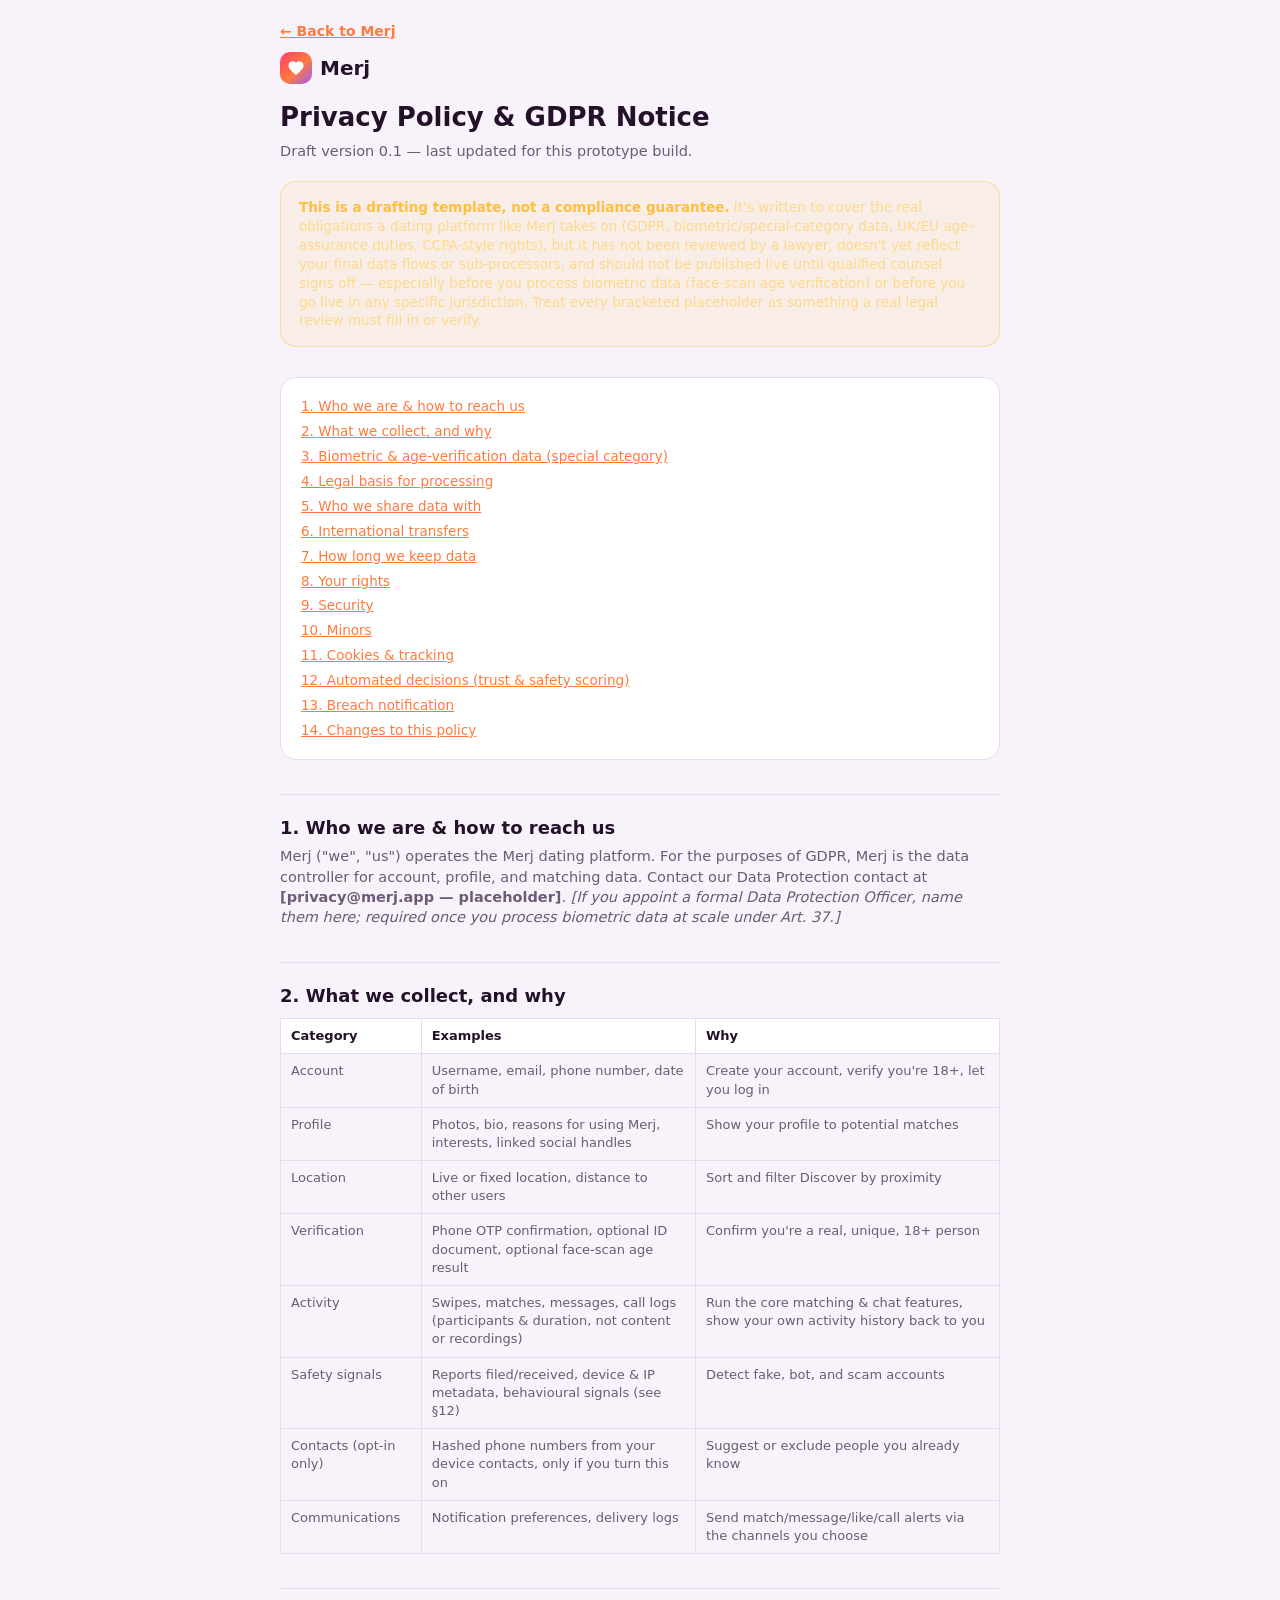
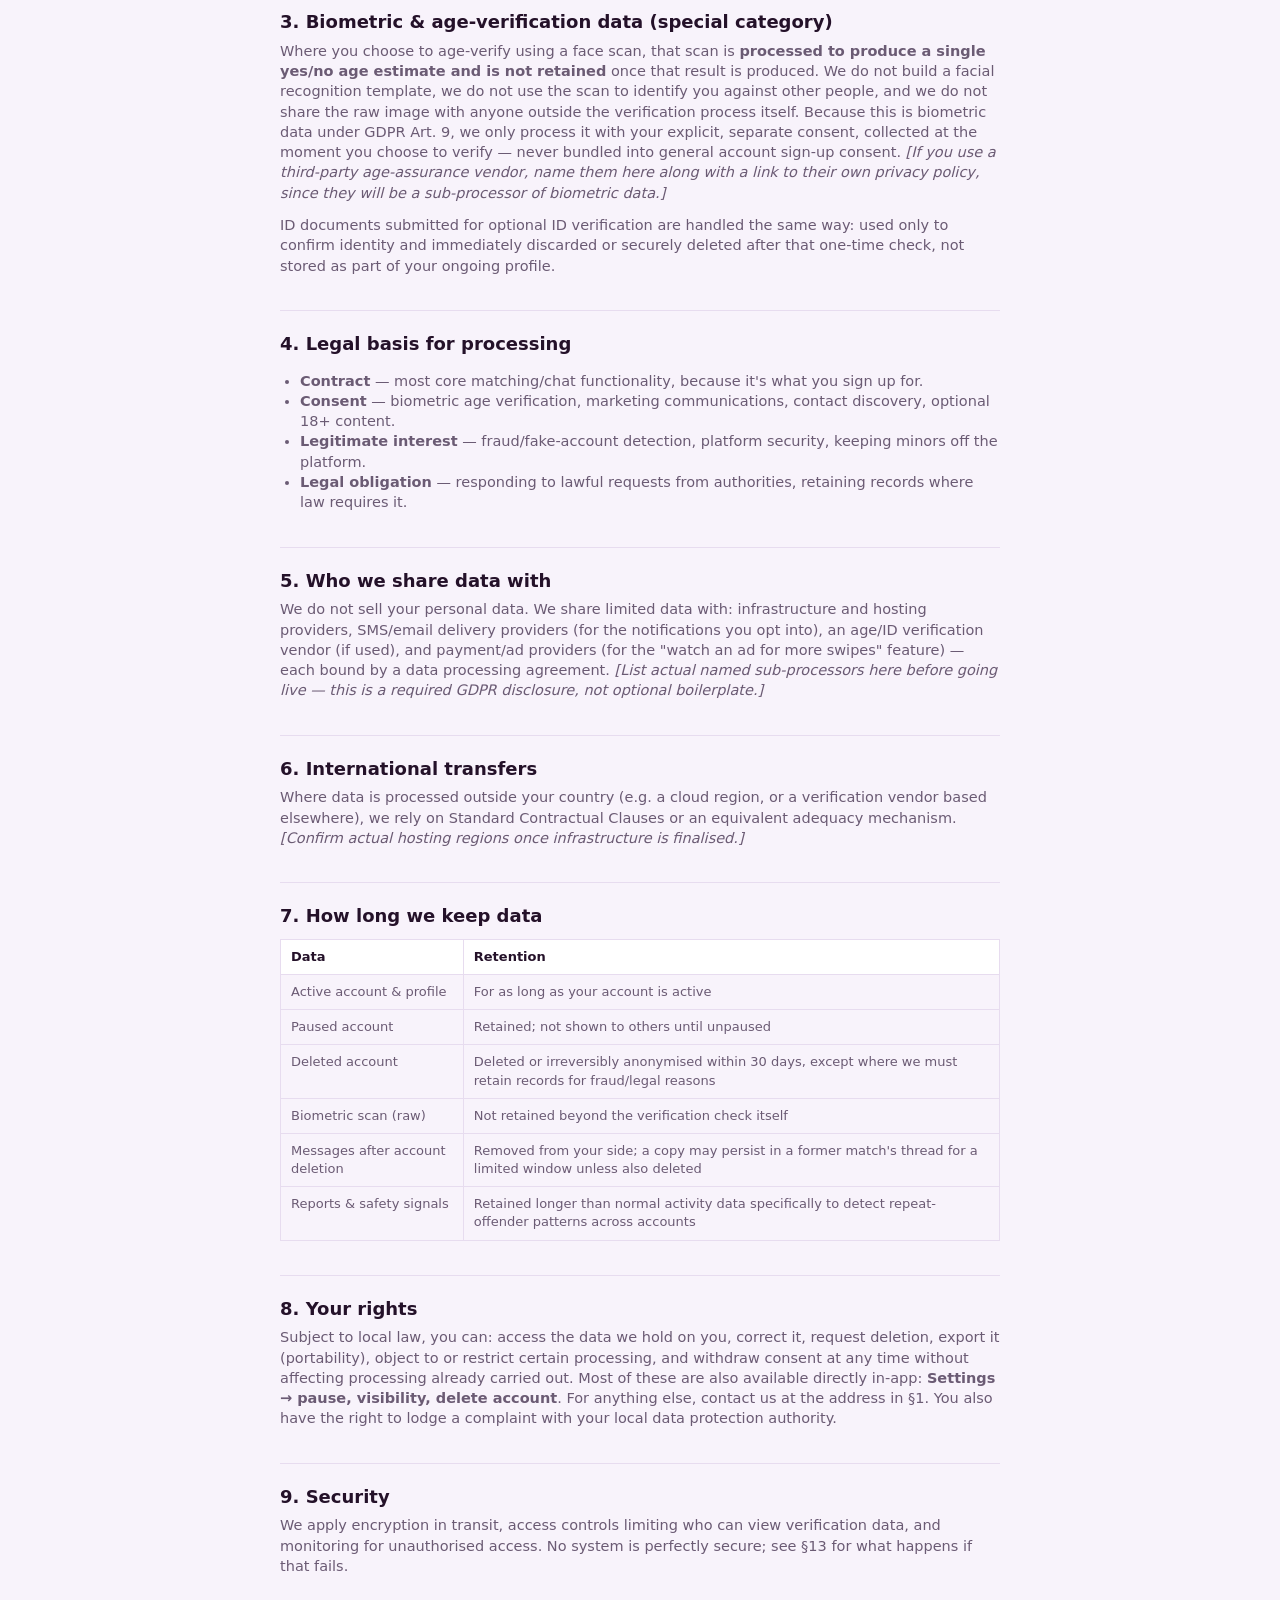
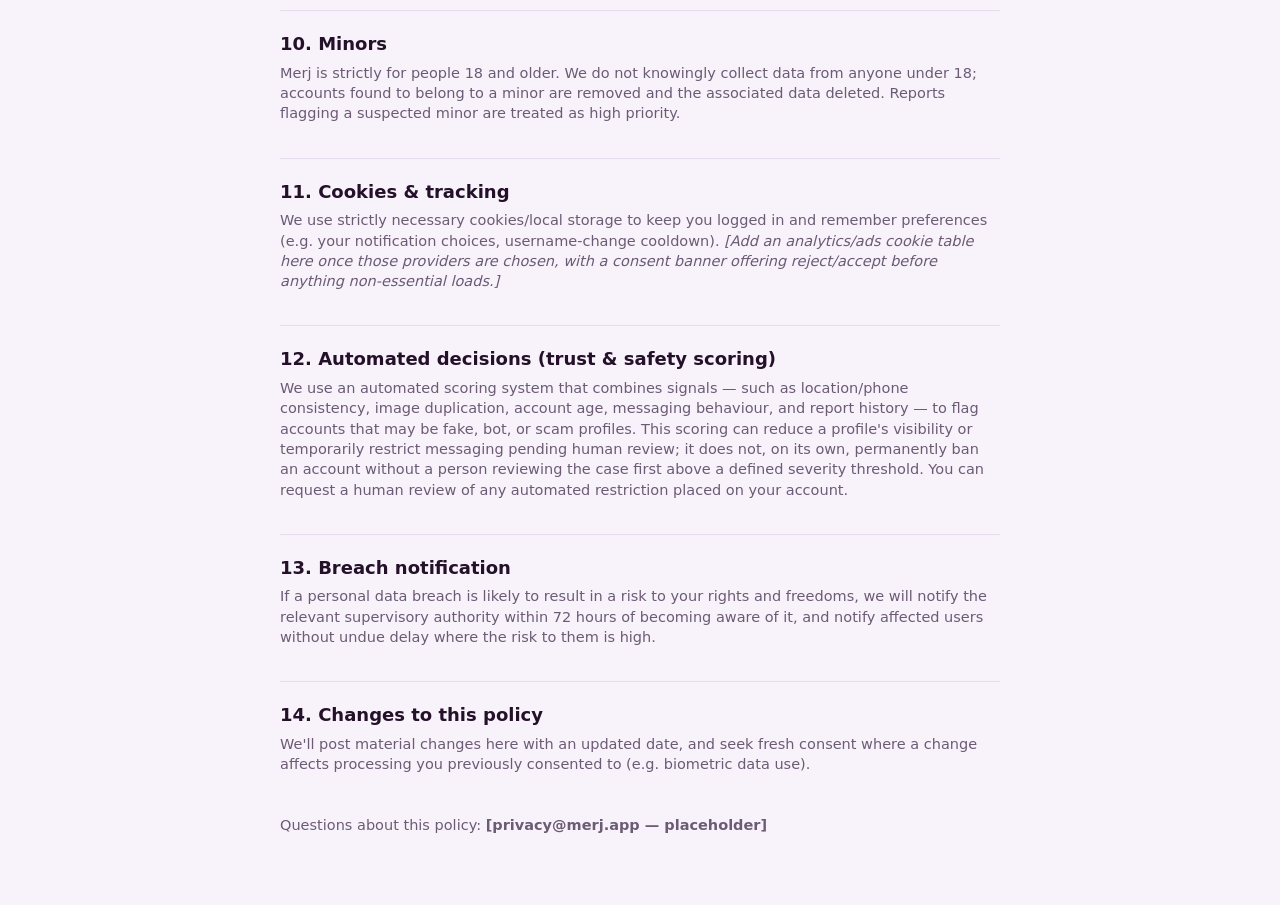
<file: privacy.html>
<!DOCTYPE html>
<html lang="en">
<head>
<meta charset="UTF-8">
<meta name="viewport" content="width=device-width, initial-scale=1">
<meta name="robots" content="noindex, nofollow, noarchive, nosnippet">
<title>Merj — Privacy &amp; GDPR</title>
<link rel="icon" href="data:image/svg+xml,%3Csvg xmlns='http://www.w3.org/2000/svg' viewBox='0 0 32 32'%3E%3Cdefs%3E%3ClinearGradient id='g' x1='0' y1='0' x2='1' y2='1'%3E%3Cstop offset='0' stop-color='%23ff3b6e'/%3E%3Cstop offset='0.55' stop-color='%23ff7a3d'/%3E%3Cstop offset='1' stop-color='%239b5cff'/%3E%3C/linearGradient%3E%3C/defs%3E%3Crect width='32' height='32' rx='8' fill='url(%23g)'/%3E%3Cpath d='M16 25.8l-1.9-1.76C7.2 18.2 3 14.4 3 9.9 3 6.2 5.9 3.3 9.6 3.3c2.1 0 4.1 1 5.4 2.5 1.3-1.5 3.3-2.5 5.4-2.5 3.7 0 6.6 2.9 6.6 6.6 0 4.5-4.2 8.3-11.1 14.1L16 25.8z' fill='%23fff'/%3E%3C/svg%3E">
<link rel="stylesheet" href="css/styles.css?v=2">
<style>
  .legal-wrap{ max-width: 760px; margin: 0 auto; padding: 20px 20px 60px; }
  .legal-wrap h1{ font-size: 26px; margin-top: 18px; }
  .legal-wrap h2{ font-size: 18px; margin-top: 34px; border-top: 1px solid var(--border); padding-top: 22px; }
  .legal-wrap h3{ font-size: 15px; margin-top: 18px; color: var(--muted); }
  .legal-wrap p, .legal-wrap li{ color: var(--muted); font-size: 14.5px; }
  .legal-wrap ul{ padding-left: 20px; }
  .legal-wrap table{ width:100%; border-collapse: collapse; margin: 12px 0; font-size: 13px; }
  .legal-wrap th, .legal-wrap td{ text-align:left; padding: 8px 10px; border: 1px solid var(--border); color: var(--muted); vertical-align:top; }
  .legal-wrap th{ color: var(--text); background: var(--surface); }
  .disclaimer{
    background: rgba(255,190,60,0.1); border:1px solid rgba(255,190,60,0.4); border-radius: var(--radius);
    padding: 16px 18px; margin: 20px 0 30px; font-size: 13.5px; color: #ffd98a;
  }
  .disclaimer strong{ color:#ffbe3c; }
  .back-link{ display:inline-block; margin-bottom: 10px; }
  .toc{ background: var(--surface); border:1px solid var(--border); border-radius: var(--radius); padding: 16px 20px; margin: 20px 0; }
  .toc a{ display:block; font-size: 13.5px; padding: 3px 0; }
</style>
</head>
<body>
<div class="legal-wrap">
  <a href="index.html" class="link-btn back-link">← Back to Merj</a>
  <div class="brand"><span class="brand-mark"><svg viewBox="0 0 24 24" width="18" height="18" fill="#fff" aria-hidden="true"><path d="M12 21.35l-1.45-1.32C5.4 15.36 2 12.28 2 8.5 2 5.42 4.42 3 7.5 3c1.74 0 3.41.81 4.5 2.09C13.09 3.81 14.76 3 16.5 3 19.58 3 22 5.42 22 8.5c0 3.78-3.4 6.86-8.55 11.54L12 21.35z"/></svg></span>Merj</div>
  <h1>Privacy Policy &amp; GDPR Notice</h1>
  <p class="muted-sm">Draft version 0.1 — last updated for this prototype build.</p>

  <div class="disclaimer">
    <strong>This is a drafting template, not a compliance guarantee.</strong> It's written to cover the real
    obligations a dating platform like Merj takes on (GDPR, biometric/special-category data, UK/EU age-assurance
    duties, CCPA-style rights), but it has not been reviewed by a lawyer, doesn't yet reflect your final data flows
    or sub-processors, and should not be published live until qualified counsel signs off — especially before you
    process biometric data (face-scan age verification) or before you go live in any specific jurisdiction. Treat
    every bracketed placeholder as something a real legal review must fill in or verify.
  </div>

  <div class="toc">
    <a href="#who">1. Who we are &amp; how to reach us</a>
    <a href="#data">2. What we collect, and why</a>
    <a href="#biometric">3. Biometric &amp; age-verification data (special category)</a>
    <a href="#legal">4. Legal basis for processing</a>
    <a href="#sharing">5. Who we share data with</a>
    <a href="#transfers">6. International transfers</a>
    <a href="#retention">7. How long we keep data</a>
    <a href="#rights">8. Your rights</a>
    <a href="#security">9. Security</a>
    <a href="#minors">10. Minors</a>
    <a href="#cookies">11. Cookies &amp; tracking</a>
    <a href="#automated">12. Automated decisions (trust &amp; safety scoring)</a>
    <a href="#breach">13. Breach notification</a>
    <a href="#changes">14. Changes to this policy</a>
  </div>

  <h2 id="who">1. Who we are &amp; how to reach us</h2>
  <p>Merj ("we", "us") operates the Merj dating platform. For the purposes of GDPR, Merj is the data controller
  for account, profile, and matching data. Contact our Data Protection contact at
  <strong>[privacy@merj.app — placeholder]</strong>. <em>[If you appoint a formal Data Protection Officer, name
  them here; required once you process biometric data at scale under Art. 37.]</em></p>

  <h2 id="data">2. What we collect, and why</h2>
  <table>
    <tr><th>Category</th><th>Examples</th><th>Why</th></tr>
    <tr><td>Account</td><td>Username, email, phone number, date of birth</td><td>Create your account, verify you're 18+, let you log in</td></tr>
    <tr><td>Profile</td><td>Photos, bio, reasons for using Merj, interests, linked social handles</td><td>Show your profile to potential matches</td></tr>
    <tr><td>Location</td><td>Live or fixed location, distance to other users</td><td>Sort and filter Discover by proximity</td></tr>
    <tr><td>Verification</td><td>Phone OTP confirmation, optional ID document, optional face-scan age result</td><td>Confirm you're a real, unique, 18+ person</td></tr>
    <tr><td>Activity</td><td>Swipes, matches, messages, call logs (participants &amp; duration, not content or recordings)</td><td>Run the core matching &amp; chat features, show your own activity history back to you</td></tr>
    <tr><td>Safety signals</td><td>Reports filed/received, device &amp; IP metadata, behavioural signals (see §12)</td><td>Detect fake, bot, and scam accounts</td></tr>
    <tr><td>Contacts (opt-in only)</td><td>Hashed phone numbers from your device contacts, only if you turn this on</td><td>Suggest or exclude people you already know</td></tr>
    <tr><td>Communications</td><td>Notification preferences, delivery logs</td><td>Send match/message/like/call alerts via the channels you choose</td></tr>
  </table>

  <h2 id="biometric">3. Biometric &amp; age-verification data (special category)</h2>
  <p>Where you choose to age-verify using a face scan, that scan is <strong>processed to produce a single yes/no
  age estimate and is not retained</strong> once that result is produced. We do not build a facial recognition
  template, we do not use the scan to identify you against other people, and we do not share the raw image with
  anyone outside the verification process itself. Because this is biometric data under GDPR Art. 9, we only
  process it with your explicit, separate consent, collected at the moment you choose to verify — never bundled
  into general account sign-up consent. <em>[If you use a third-party age-assurance vendor, name them here along
  with a link to their own privacy policy, since they will be a sub-processor of biometric data.]</em></p>
  <p>ID documents submitted for optional ID verification are handled the same way: used only to confirm identity
  and immediately discarded or securely deleted after that one-time check, not stored as part of your ongoing
  profile.</p>

  <h2 id="legal">4. Legal basis for processing</h2>
  <ul>
    <li><strong>Contract</strong> — most core matching/chat functionality, because it's what you sign up for.</li>
    <li><strong>Consent</strong> — biometric age verification, marketing communications, contact discovery, optional 18+ content.</li>
    <li><strong>Legitimate interest</strong> — fraud/fake-account detection, platform security, keeping minors off the platform.</li>
    <li><strong>Legal obligation</strong> — responding to lawful requests from authorities, retaining records where law requires it.</li>
  </ul>

  <h2 id="sharing">5. Who we share data with</h2>
  <p>We do not sell your personal data. We share limited data with: infrastructure and hosting providers,
  SMS/email delivery providers (for the notifications you opt into), an age/ID verification vendor (if used),
  and payment/ad providers (for the "watch an ad for more swipes" feature) — each bound by a data processing
  agreement. <em>[List actual named sub-processors here before going live — this is a required GDPR disclosure,
  not optional boilerplate.]</em></p>

  <h2 id="transfers">6. International transfers</h2>
  <p>Where data is processed outside your country (e.g. a cloud region, or a verification vendor based
  elsewhere), we rely on Standard Contractual Clauses or an equivalent adequacy mechanism. <em>[Confirm actual
  hosting regions once infrastructure is finalised.]</em></p>

  <h2 id="retention">7. How long we keep data</h2>
  <table>
    <tr><th>Data</th><th>Retention</th></tr>
    <tr><td>Active account &amp; profile</td><td>For as long as your account is active</td></tr>
    <tr><td>Paused account</td><td>Retained; not shown to others until unpaused</td></tr>
    <tr><td>Deleted account</td><td>Deleted or irreversibly anonymised within 30 days, except where we must retain records for fraud/legal reasons</td></tr>
    <tr><td>Biometric scan (raw)</td><td>Not retained beyond the verification check itself</td></tr>
    <tr><td>Messages after account deletion</td><td>Removed from your side; a copy may persist in a former match's thread for a limited window unless also deleted</td></tr>
    <tr><td>Reports &amp; safety signals</td><td>Retained longer than normal activity data specifically to detect repeat-offender patterns across accounts</td></tr>
  </table>

  <h2 id="rights">8. Your rights</h2>
  <p>Subject to local law, you can: access the data we hold on you, correct it, request deletion, export it
  (portability), object to or restrict certain processing, and withdraw consent at any time without affecting
  processing already carried out. Most of these are also available directly in-app: <strong>Settings → pause,
  visibility, delete account</strong>. For anything else, contact us at the address in §1. You also have the
  right to lodge a complaint with your local data protection authority.</p>

  <h2 id="security">9. Security</h2>
  <p>We apply encryption in transit, access controls limiting who can view verification data, and monitoring
  for unauthorised access. No system is perfectly secure; see §13 for what happens if that fails.</p>

  <h2 id="minors">10. Minors</h2>
  <p>Merj is strictly for people 18 and older. We do not knowingly collect data from anyone under 18; accounts
  found to belong to a minor are removed and the associated data deleted. Reports flagging a suspected minor
  are treated as high priority.</p>

  <h2 id="cookies">11. Cookies &amp; tracking</h2>
  <p>We use strictly necessary cookies/local storage to keep you logged in and remember preferences (e.g. your
  notification choices, username-change cooldown). <em>[Add an analytics/ads cookie table here once those
  providers are chosen, with a consent banner offering reject/accept before anything non-essential loads.]</em></p>

  <h2 id="automated">12. Automated decisions (trust &amp; safety scoring)</h2>
  <p>We use an automated scoring system that combines signals — such as location/phone consistency, image
  duplication, account age, messaging behaviour, and report history — to flag accounts that may be fake, bot,
  or scam profiles. This scoring can reduce a profile's visibility or temporarily restrict messaging pending
  human review; it does not, on its own, permanently ban an account without a person reviewing the case first
  above a defined severity threshold. You can request a human review of any automated restriction placed on
  your account.</p>

  <h2 id="breach">13. Breach notification</h2>
  <p>If a personal data breach is likely to result in a risk to your rights and freedoms, we will notify the
  relevant supervisory authority within 72 hours of becoming aware of it, and notify affected users without
  undue delay where the risk to them is high.</p>

  <h2 id="changes">14. Changes to this policy</h2>
  <p>We'll post material changes here with an updated date, and seek fresh consent where a change affects
  processing you previously consented to (e.g. biometric data use).</p>

  <p class="muted-sm" style="margin-top:40px;">Questions about this policy: <strong>[privacy@merj.app — placeholder]</strong></p>
</div>
</body>
</html>
</file>
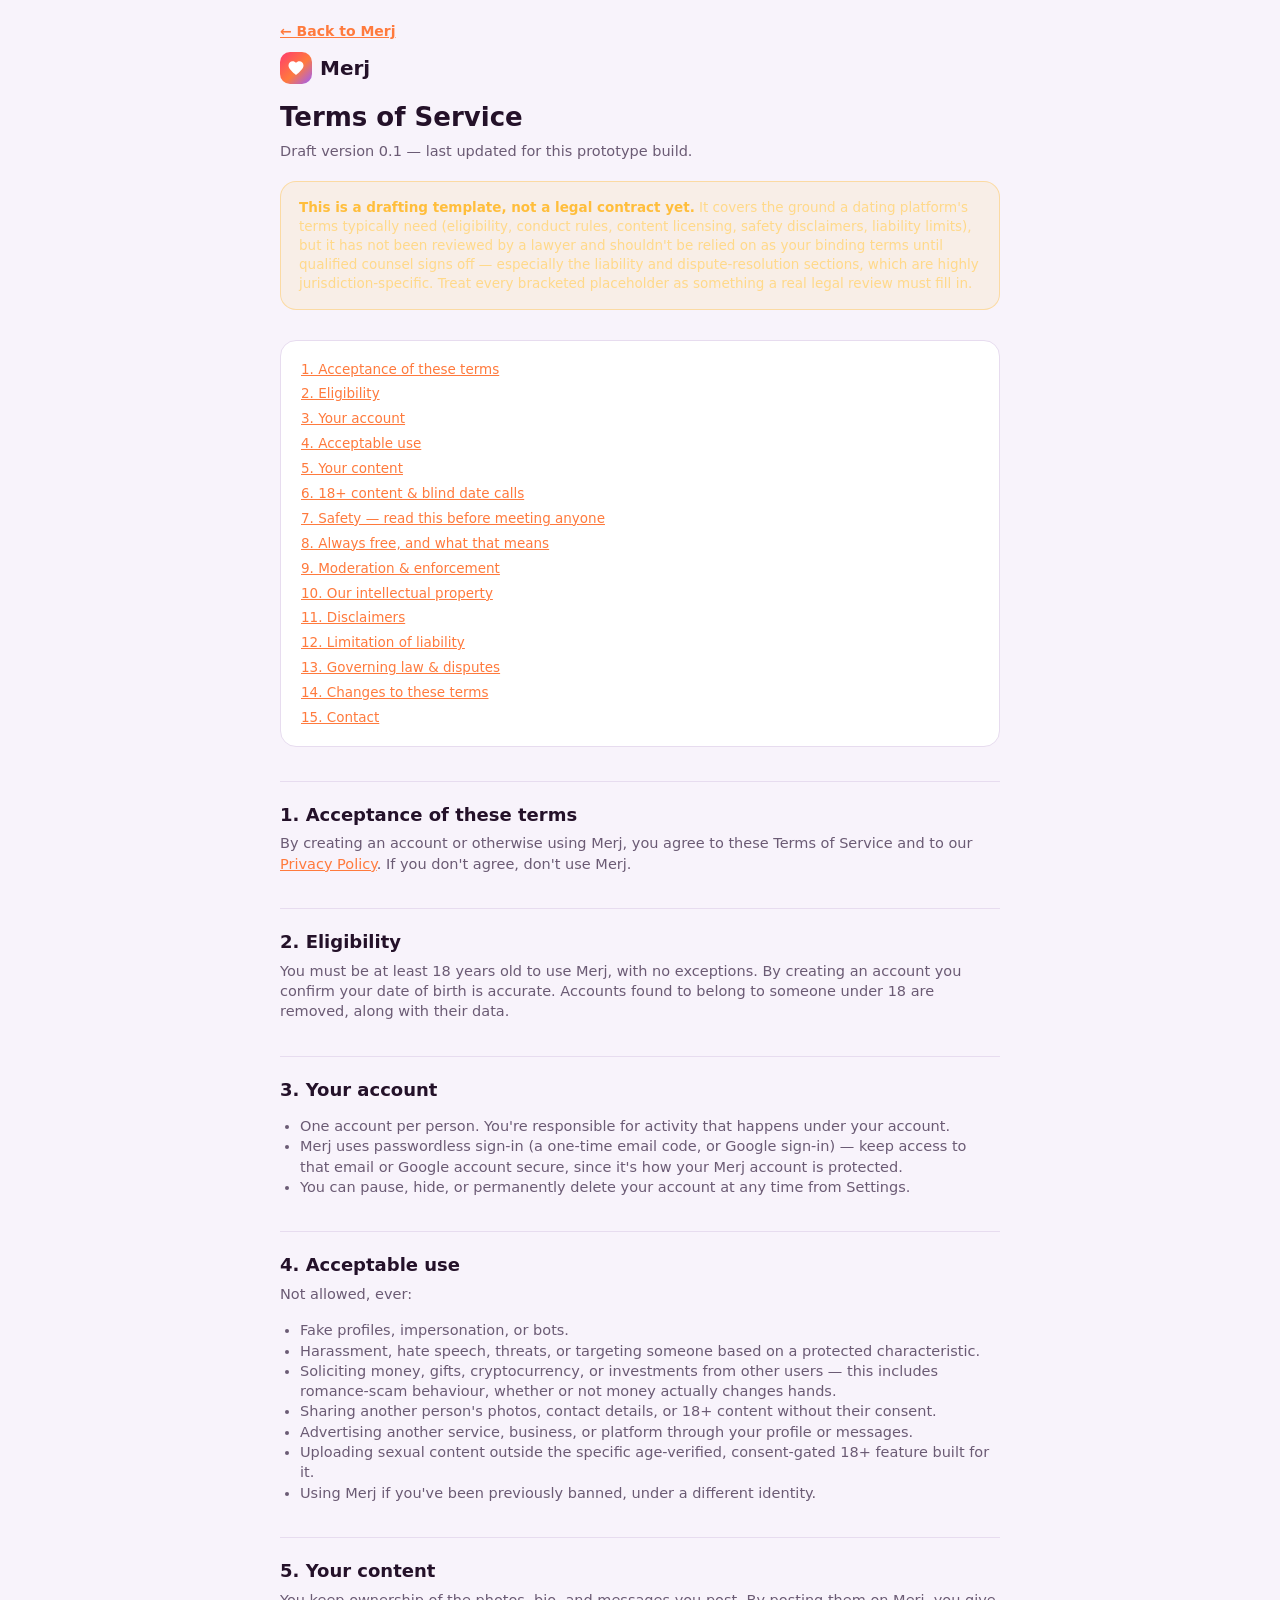
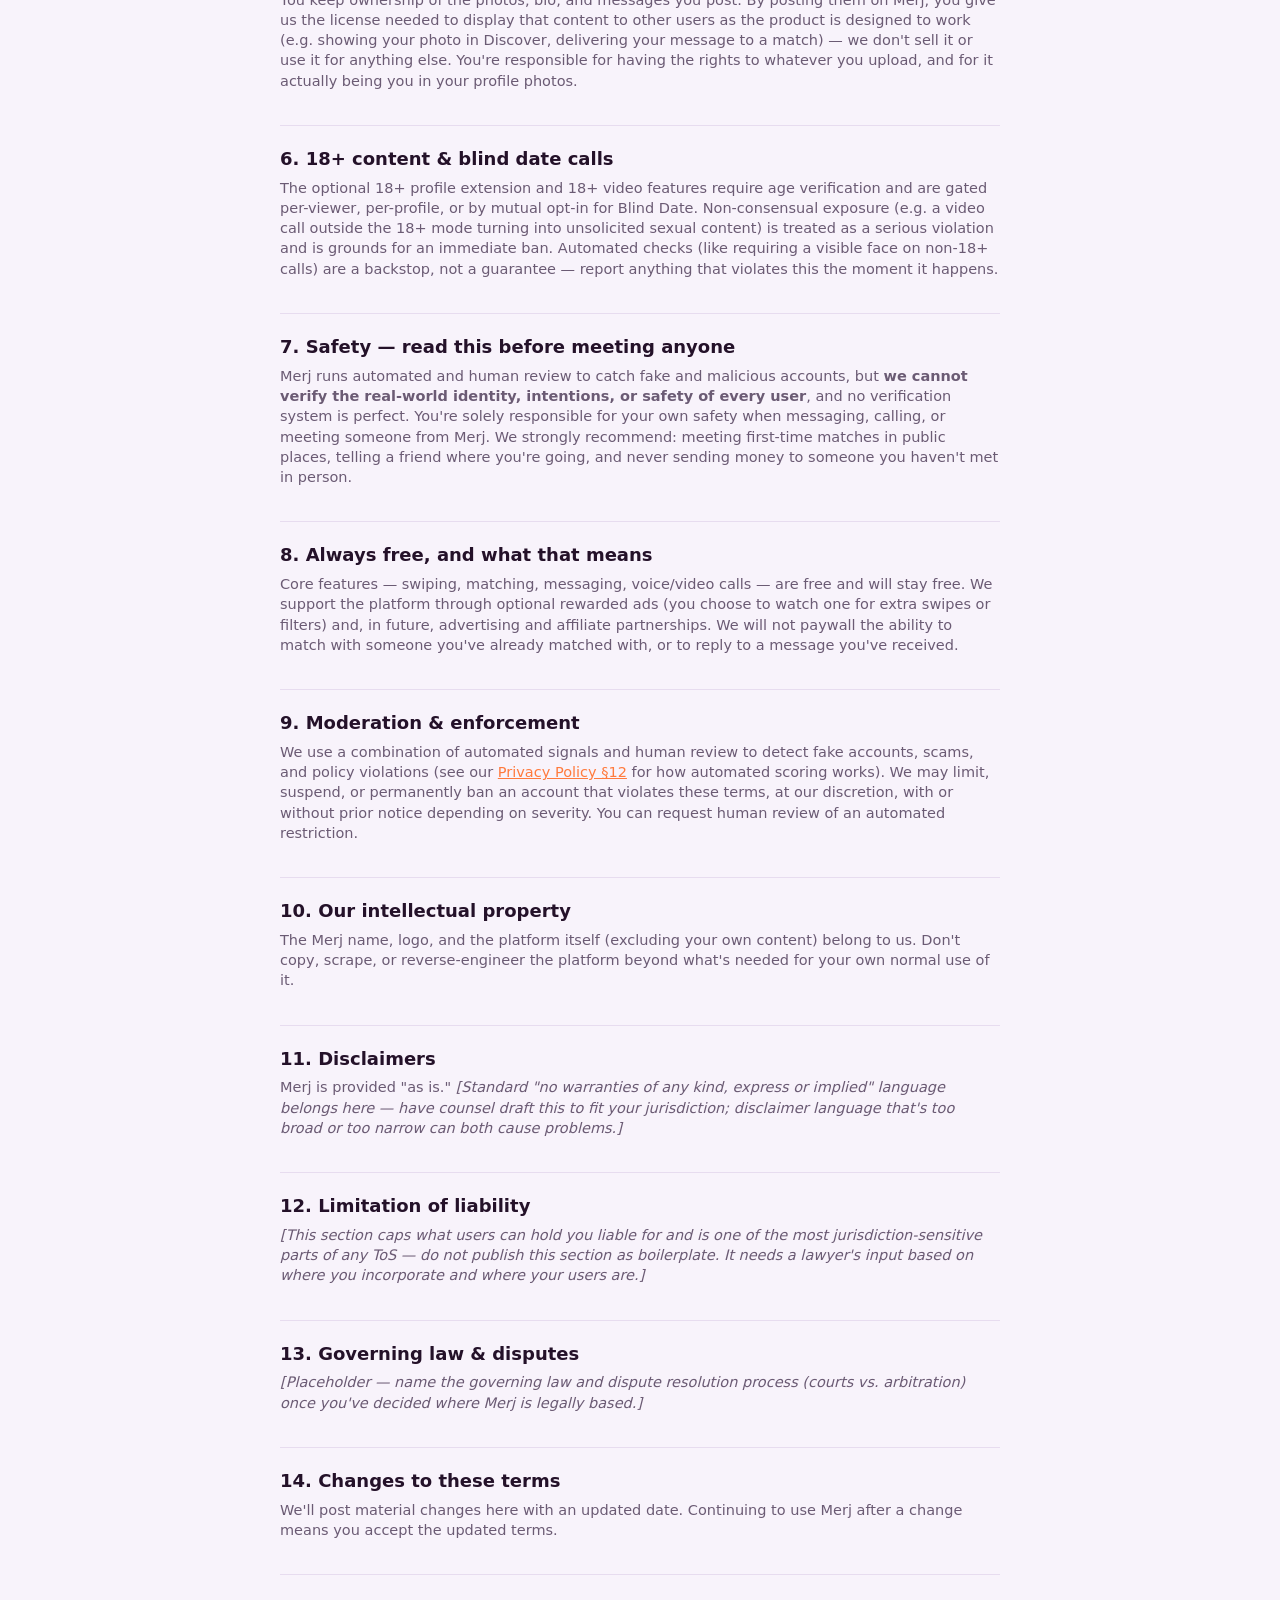
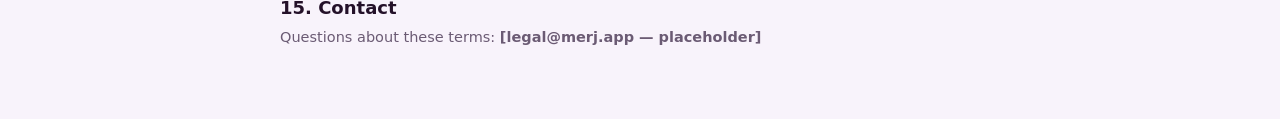
<file: terms.html>
<!DOCTYPE html>
<html lang="en">
<head>
<meta charset="UTF-8">
<meta name="viewport" content="width=device-width, initial-scale=1">
<meta name="robots" content="noindex, nofollow, noarchive, nosnippet">
<title>Merj — Terms of Service</title>
<link rel="icon" href="data:image/svg+xml,%3Csvg xmlns='http://www.w3.org/2000/svg' viewBox='0 0 32 32'%3E%3Cdefs%3E%3ClinearGradient id='g' x1='0' y1='0' x2='1' y2='1'%3E%3Cstop offset='0' stop-color='%23ff3b6e'/%3E%3Cstop offset='0.55' stop-color='%23ff7a3d'/%3E%3Cstop offset='1' stop-color='%239b5cff'/%3E%3C/linearGradient%3E%3C/defs%3E%3Crect width='32' height='32' rx='8' fill='url(%23g)'/%3E%3Cpath d='M16 25.8l-1.9-1.76C7.2 18.2 3 14.4 3 9.9 3 6.2 5.9 3.3 9.6 3.3c2.1 0 4.1 1 5.4 2.5 1.3-1.5 3.3-2.5 5.4-2.5 3.7 0 6.6 2.9 6.6 6.6 0 4.5-4.2 8.3-11.1 14.1L16 25.8z' fill='%23fff'/%3E%3C/svg%3E">
<link rel="stylesheet" href="css/styles.css?v=11">
<style>
  .legal-wrap{ max-width: 760px; margin: 0 auto; padding: 20px 20px 60px; }
  .legal-wrap h1{ font-size: 26px; margin-top: 18px; }
  .legal-wrap h2{ font-size: 18px; margin-top: 34px; border-top: 1px solid var(--border); padding-top: 22px; }
  .legal-wrap h3{ font-size: 15px; margin-top: 18px; color: var(--muted); }
  .legal-wrap p, .legal-wrap li{ color: var(--muted); font-size: 14.5px; }
  .legal-wrap ul{ padding-left: 20px; }
  .disclaimer{
    background: rgba(255,190,60,0.1); border:1px solid rgba(255,190,60,0.4); border-radius: var(--radius);
    padding: 16px 18px; margin: 20px 0 30px; font-size: 13.5px; color: #ffd98a;
  }
  .disclaimer strong{ color:#ffbe3c; }
  .back-link{ display:inline-block; margin-bottom: 10px; }
  .toc{ background: var(--surface); border:1px solid var(--border); border-radius: var(--radius); padding: 16px 20px; margin: 20px 0; }
  .toc a{ display:block; font-size: 13.5px; padding: 3px 0; }
</style>
</head>
<body>
<div class="legal-wrap">
  <a href="index.html" class="link-btn back-link">← Back to Merj</a>
  <div class="brand"><span class="brand-mark"><svg viewBox="0 0 24 24" width="18" height="18" fill="#fff" aria-hidden="true"><path d="M12 21.35l-1.45-1.32C5.4 15.36 2 12.28 2 8.5 2 5.42 4.42 3 7.5 3c1.74 0 3.41.81 4.5 2.09C13.09 3.81 14.76 3 16.5 3 19.58 3 22 5.42 22 8.5c0 3.78-3.4 6.86-8.55 11.54L12 21.35z"/></svg></span>Merj</div>
  <h1>Terms of Service</h1>
  <p class="muted-sm">Draft version 0.1 — last updated for this prototype build.</p>

  <div class="disclaimer">
    <strong>This is a drafting template, not a legal contract yet.</strong> It covers the ground a dating
    platform's terms typically need (eligibility, conduct rules, content licensing, safety disclaimers, liability
    limits), but it has not been reviewed by a lawyer and shouldn't be relied on as your binding terms until
    qualified counsel signs off — especially the liability and dispute-resolution sections, which are highly
    jurisdiction-specific. Treat every bracketed placeholder as something a real legal review must fill in.
  </div>

  <div class="toc">
    <a href="#accept">1. Acceptance of these terms</a>
    <a href="#eligibility">2. Eligibility</a>
    <a href="#account">3. Your account</a>
    <a href="#conduct">4. Acceptable use</a>
    <a href="#content">5. Your content</a>
    <a href="#eighteen">6. 18+ content &amp; blind date calls</a>
    <a href="#safety">7. Safety — read this before meeting anyone</a>
    <a href="#free">8. Always free, and what that means</a>
    <a href="#moderation">9. Moderation &amp; enforcement</a>
    <a href="#ip">10. Our intellectual property</a>
    <a href="#disclaimers">11. Disclaimers</a>
    <a href="#liability">12. Limitation of liability</a>
    <a href="#law">13. Governing law &amp; disputes</a>
    <a href="#changes">14. Changes to these terms</a>
    <a href="#contact">15. Contact</a>
  </div>

  <h2 id="accept">1. Acceptance of these terms</h2>
  <p>By creating an account or otherwise using Merj, you agree to these Terms of Service and to our
  <a href="privacy.html">Privacy Policy</a>. If you don't agree, don't use Merj.</p>

  <h2 id="eligibility">2. Eligibility</h2>
  <p>You must be at least 18 years old to use Merj, with no exceptions. By creating an account you confirm your
  date of birth is accurate. Accounts found to belong to someone under 18 are removed, along with their data.</p>

  <h2 id="account">3. Your account</h2>
  <ul>
    <li>One account per person. You're responsible for activity that happens under your account.</li>
    <li>Merj uses passwordless sign-in (a one-time email code, or Google sign-in) — keep access to that email or
    Google account secure, since it's how your Merj account is protected.</li>
    <li>You can pause, hide, or permanently delete your account at any time from Settings.</li>
  </ul>

  <h2 id="conduct">4. Acceptable use</h2>
  <p>Not allowed, ever:</p>
  <ul>
    <li>Fake profiles, impersonation, or bots.</li>
    <li>Harassment, hate speech, threats, or targeting someone based on a protected characteristic.</li>
    <li>Soliciting money, gifts, cryptocurrency, or investments from other users — this includes romance-scam
    behaviour, whether or not money actually changes hands.</li>
    <li>Sharing another person's photos, contact details, or 18+ content without their consent.</li>
    <li>Advertising another service, business, or platform through your profile or messages.</li>
    <li>Uploading sexual content outside the specific age-verified, consent-gated 18+ feature built for it.</li>
    <li>Using Merj if you've been previously banned, under a different identity.</li>
  </ul>

  <h2 id="content">5. Your content</h2>
  <p>You keep ownership of the photos, bio, and messages you post. By posting them on Merj, you give us the
  license needed to display that content to other users as the product is designed to work (e.g. showing your
  photo in Discover, delivering your message to a match) — we don't sell it or use it for anything else. You're
  responsible for having the rights to whatever you upload, and for it actually being you in your profile photos.</p>

  <h2 id="eighteen">6. 18+ content &amp; blind date calls</h2>
  <p>The optional 18+ profile extension and 18+ video features require age verification and are gated per-viewer,
  per-profile, or by mutual opt-in for Blind Date. Non-consensual exposure (e.g. a video call outside the 18+ mode
  turning into unsolicited sexual content) is treated as a serious violation and is grounds for an immediate ban.
  Automated checks (like requiring a visible face on non-18+ calls) are a backstop, not a guarantee — report
  anything that violates this the moment it happens.</p>

  <h2 id="safety">7. Safety — read this before meeting anyone</h2>
  <p>Merj runs automated and human review to catch fake and malicious accounts, but <strong>we cannot verify the
  real-world identity, intentions, or safety of every user</strong>, and no verification system is perfect.
  You're solely responsible for your own safety when messaging, calling, or meeting someone from Merj. We
  strongly recommend: meeting first-time matches in public places, telling a friend where you're going, and never
  sending money to someone you haven't met in person.</p>

  <h2 id="free">8. Always free, and what that means</h2>
  <p>Core features — swiping, matching, messaging, voice/video calls — are free and will stay free. We support
  the platform through optional rewarded ads (you choose to watch one for extra swipes or filters) and, in future,
  advertising and affiliate partnerships. We will not paywall the ability to match with someone you've already
  matched with, or to reply to a message you've received.</p>

  <h2 id="moderation">9. Moderation &amp; enforcement</h2>
  <p>We use a combination of automated signals and human review to detect fake accounts, scams, and policy
  violations (see our <a href="privacy.html#automated">Privacy Policy §12</a> for how automated scoring works).
  We may limit, suspend, or permanently ban an account that violates these terms, at our discretion, with or
  without prior notice depending on severity. You can request human review of an automated restriction.</p>

  <h2 id="ip">10. Our intellectual property</h2>
  <p>The Merj name, logo, and the platform itself (excluding your own content) belong to us. Don't copy, scrape,
  or reverse-engineer the platform beyond what's needed for your own normal use of it.</p>

  <h2 id="disclaimers">11. Disclaimers</h2>
  <p>Merj is provided "as is." <em>[Standard "no warranties of any kind, express or implied" language belongs
  here — have counsel draft this to fit your jurisdiction; disclaimer language that's too broad or too narrow
  can both cause problems.]</em></p>

  <h2 id="liability">12. Limitation of liability</h2>
  <p><em>[This section caps what users can hold you liable for and is one of the most jurisdiction-sensitive
  parts of any ToS — do not publish this section as boilerplate. It needs a lawyer's input based on where you
  incorporate and where your users are.]</em></p>

  <h2 id="law">13. Governing law &amp; disputes</h2>
  <p><em>[Placeholder — name the governing law and dispute resolution process (courts vs. arbitration) once
  you've decided where Merj is legally based.]</em></p>

  <h2 id="changes">14. Changes to these terms</h2>
  <p>We'll post material changes here with an updated date. Continuing to use Merj after a change means you
  accept the updated terms.</p>

  <h2 id="contact">15. Contact</h2>
  <p>Questions about these terms: <strong>[legal@merj.app — placeholder]</strong></p>
</div>
</body>
</html>
</file>
<file: css/styles.css>
/* ==========================================================================
   Merj — mobile-first prototype styles
   Breakpoint strategy: base styles target ~360-400px phones.
   min-width steps: 480 (large phones), 600 (small tablets / phone landscape),
   768 (tablets), 1024 (small laptop), 1280 (desktop) — the most common
   device breakpoints in current traffic data.
   ========================================================================== */

:root{
  --bg: #ffffff;
  --bg-alt: #f8f3fb;
  --surface: #ffffff;
  --surface-2: #f3ecf9;
  --border: #e7dcef;
  --text: #241129;
  --muted: #6b5b74;
  --muted-2: #7d6d86;
  --primary: #ff3b6e;
  --primary-2: #ff7a3d;
  --accent: #9b5cff;
  --success: #14976a;
  --danger: #e02f4a;
  --radius-sm: 10px;
  --radius: 16px;
  --radius-lg: 24px;
  --shadow: 0 12px 32px rgba(80,40,110,0.14);
  --gradient: linear-gradient(135deg, var(--primary) 0%, var(--primary-2) 55%, var(--accent) 100%);
  --nav-h: 64px;
  --header-h: 56px;
  --max-app-width: 430px;
  --font: 'Segoe UI', system-ui, -apple-system, 'Helvetica Neue', Arial, sans-serif;
}

*,*::before,*::after{ box-sizing: border-box; }
html,body{ margin:0; padding:0; }
[hidden]{ display:none !important; }
body{
  background: var(--bg);
  color: var(--text);
  font-family: var(--font);
  -webkit-font-smoothing: antialiased;
  min-height: 100vh;
  line-height: 1.4;
}
h1,h2,h3,h4{ margin: 0 0 8px; line-height: 1.2; }
p{ margin: 0 0 12px; }
.muted{ color: var(--muted); }
.muted-sm{ color: var(--muted-2); font-size: 13px; margin: 2px 0 10px; }
button{ font-family: inherit; }
a{ color: var(--primary-2); }
img{ max-width: 100%; display:block; }

::-webkit-scrollbar{ width: 6px; height:6px; }
::-webkit-scrollbar-thumb{ background: var(--border); border-radius: 4px; }

/* ---------- Buttons ---------- */
.btn{
  display:inline-flex; align-items:center; justify-content:center; gap:8px;
  border:none; border-radius: 999px; padding: 12px 20px; font-size: 15px; font-weight:600;
  cursor:pointer; transition: transform .12s ease, opacity .12s ease; text-align:center;
}
.btn:active{ transform: scale(0.97); }
.btn--primary{ background: var(--gradient); color:#fff; box-shadow: 0 6px 18px rgba(255,59,110,0.35); }
.btn--outline{ background: transparent; border: 1.5px solid var(--border); color: var(--text); }
.google-btn{ gap:10px; background: var(--surface); }
.btn--ghost{ background: var(--surface); color: var(--text); }
.btn--danger{ background: var(--danger); color:#fff; }
.btn--danger-ghost{ background: transparent; border: 1.5px solid var(--danger); color: var(--danger); }
.btn--sm{ padding: 8px 14px; font-size: 13px; }
.btn--lg{ padding: 15px 26px; font-size: 16px; }
.btn--block{ display:flex; width:100%; margin-bottom: 10px; }
.link-btn{ background:none; border:none; color: var(--primary-2); font-weight:600; cursor:pointer; font-size: 14px; }
.icon-btn{
  background: var(--surface); border:1px solid var(--border); color: var(--text); width:38px; height:38px; border-radius: 50%;
  display:flex; align-items:center; justify-content:center; font-size:16px; cursor:pointer;
}

.pill{ display:inline-block; padding: 6px 14px; border-radius: 999px; font-size: 12px; font-weight: 700; letter-spacing:.02em; }
.pill--accent{ background: rgba(255,59,110,0.15); color: var(--primary-2); border: 1px solid rgba(255,59,110,0.4); }

/* ---------- Screens (single-page app pattern) ---------- */
.screen{ display:none; }
.screen.is-active{ display:block; }

/* App-mode screens (everything except landing) live in a frame */
.app-frame > .screen{
  display:none; min-height: 100vh; position: relative; background: var(--bg);
}
.app-frame > .screen.is-active{ display:flex; flex-direction:column; min-height:100vh; }

/* ---------- Landing ---------- */
.screen--landing{ padding-bottom: 40px; }
.landing-nav{
  padding: 16px 20px; position: sticky; top:0; background: rgba(255,255,255,0.85); backdrop-filter: blur(8px); z-index: 5;
  border-bottom: 1px solid var(--border);
}
.landing-nav-inner{
  display:flex; align-items:center; justify-content:space-between; max-width: 1200px; margin: 0 auto;
}
.brand{ display:flex; align-items:center; gap:8px; font-weight:800; font-size:20px; }
.brand-mark{
  width:32px;height:32px;border-radius:10px; background: var(--gradient); color:#fff;
  display:flex; align-items:center; justify-content:center; font-weight:800;
}
.brand-mark--sm{ width:26px; height:26px; border-radius:8px; font-size:13px; }

.hero{ padding: 28px 20px 8px; text-align:center; }
.hero h1{ font-size: 34px; margin: 14px 0 12px; letter-spacing:-0.02em; }
.hero-sub{ color: var(--muted); font-size: 15px; max-width: 480px; margin: 0 auto 22px; }
.hero-cta{ display:flex; flex-direction:column; gap:10px; max-width: 340px; margin: 0 auto 28px; }
.trust-strip{ display:flex; justify-content:center; gap: 22px; flex-wrap:wrap; margin-bottom: 8px; }
.trust-item{ display:flex; flex-direction:column; align-items:center; font-size:12px; color: var(--muted-2); }
.trust-item strong{ color: var(--text); font-size: 14px; }

.feature-grid{
  display:grid; grid-template-columns: 1fr; gap: 14px; padding: 28px 20px; max-width: 1100px; margin: 0 auto;
}
.feature-card{ background: var(--surface); border:1px solid var(--border); border-radius: var(--radius); padding: 20px; }
.feature-icon{ font-size: 26px; margin-bottom: 8px; }
.feature-card h3{ font-size: 16px; }
.feature-card p{ color: var(--muted); font-size: 14px; margin:0; }

.landing-footer{ text-align:center; padding: 20px; color: var(--muted-2); font-size: 13px; }

/* ---------- App frame (phone shell) ---------- */
.app-frame{ display:none; background: var(--bg); }
.app-frame.is-open{ display:block; }

/* ---------- App header ---------- */
.app-header{
  height: var(--header-h); min-height: var(--header-h); display:flex; align-items:center; justify-content:space-between;
  padding: 0 14px; border-bottom: 1px solid var(--border); background: var(--bg-alt); position: sticky; top:0; z-index: 4;
}
.app-header-title{ font-weight:700; font-size:16px; display:flex; align-items:center; gap:8px; }
.header-actions{ display:flex; gap:8px; }

/* ---------- Bottom nav ---------- */
.bottom-nav{
  height: var(--nav-h); display:flex; border-top: 1px solid var(--border); background: var(--bg-alt);
  position: sticky; bottom:0; margin-top:auto; z-index:4;
}
.nav-btn{
  flex:1; background:none; border:none; color: var(--muted-2); display:flex; flex-direction:column; align-items:center;
  justify-content:center; gap:2px; font-size: 11px; cursor:pointer; position:relative;
}
.nav-btn span:first-child{ font-size: 18px; }
.nav-btn.is-active{ color: var(--primary-2); }
.nav-badge{
  position:absolute; top:6px; right: calc(50% - 22px); background: var(--danger); color:#fff; font-size:10px;
  width:16px; height:16px; border-radius:50%; display:flex; align-items:center; justify-content:center;
}

/* ---------- Scroll panels ---------- */
.scroll-panel{ flex:1; overflow-y:auto; padding: 16px 16px 28px; }
.panel-section{ background: var(--surface); border:1px solid var(--border); border-radius: var(--radius); padding: 16px; margin-bottom: 14px; }
.panel-section h4{ font-size: 14px; text-transform: uppercase; letter-spacing:.04em; color: var(--muted); margin-bottom: 8px; }

/* ---------- Onboarding ---------- */
.onboard-wrap{ padding: 20px; max-width: 480px; margin: 0 auto; width:100%; }
.progress-bar{ height:4px; background: var(--border); border-radius:2px; margin-bottom: 22px; overflow:hidden; }
.progress-fill{ height:100%; width: 16.6%; background: var(--gradient); transition: width .25s ease; }
.ob-step{ display:none; }
.ob-step.is-active{ display:block; animation: fadeIn .2s ease; }
@keyframes fadeIn{ from{ opacity:0; transform: translateY(6px);} to{opacity:1; transform:none;} }

.field{ display:block; margin-bottom: 14px; font-size: 13px; color: var(--muted); font-weight:600; }
.field input, .field textarea, .field-select{
  display:block; width:100%; margin-top:6px; padding: 12px 14px; border-radius: var(--radius-sm);
  border: 1.5px solid var(--border); background: var(--surface); color: var(--text); font-size:15px; font-family: inherit;
}
.field-select{ margin-bottom: 12px; }
.field input:focus, .field textarea:focus{ outline: none; border-color: var(--primary); }
.field-hint{ display:block; font-weight:400; font-size: 12px; color: var(--muted-2); margin-top: 5px; }

.choice-row{ display:flex; flex-direction:column; gap:10px; margin-bottom: 6px; }
.choice-card{
  text-align:left; background: var(--surface); border: 1.5px solid var(--border); border-radius: var(--radius);
  padding: 14px 16px; cursor:pointer; color: var(--text); display:flex; flex-direction:column; gap:2px;
}
.choice-card strong{ font-size:14px; }
.choice-card span{ font-size:12px; color: var(--muted-2); }
.choice-card.is-selected{ border-color: var(--primary); background: rgba(255,59,110,0.08); }

.photo-grid{ display:grid; grid-template-columns: repeat(3, 1fr); gap: 10px; margin: 10px 0; }
.photo-slot{
  aspect-ratio: 3/4; border-radius: var(--radius-sm); border: 1.5px dashed var(--border); background: var(--surface);
  display:flex; align-items:center; justify-content:center; flex-direction:column; gap:4px; font-size:11px;
  color: var(--muted-2); cursor:pointer; position:relative; overflow:hidden; text-align:center; padding:6px;
}
.photo-slot input[type=file]{ position:absolute; inset:0; opacity:0; cursor:pointer; }
.photo-slot.has-photo{ border-style: solid; }
.photo-slot img{ position:absolute; inset:0; width:100%; height:100%; object-fit:cover; }
.photo-slot .scan-badge{
  position:absolute; bottom:4px; left:4px; right:4px; background: rgba(0,0,0,0.6); border-radius:6px;
  font-size:9px; padding:3px 4px; text-align:center; color: var(--success); z-index:1;
}

.chip-group{ display:flex; flex-wrap:wrap; gap:8px; }
.chip{
  background: var(--surface); border: 1.5px solid var(--border); color: var(--text); border-radius:999px;
  padding: 8px 14px; font-size: 13px; cursor:pointer;
}
.chip.is-selected{ background: var(--gradient); border-color: transparent; color:#fff; font-weight:600; }

.toggle-row{ display:flex; align-items:center; gap:12px; margin-bottom: 14px; font-size: 13px; cursor:pointer; }
.toggle-row span:first-child{ flex:1; color: var(--text); }
.toggle-row em{ color: var(--muted-2); font-style:normal; display:block; font-size:11px; margin-top:2px; }
.toggle-row input[type=checkbox]{ display:none; }
.toggle-switch{ width:40px; height:24px; border-radius:999px; background: var(--border); position:relative; flex-shrink:0; transition: background .15s; }
.toggle-switch::after{ content:''; position:absolute; top:3px; left:3px; width:18px; height:18px; border-radius:50%; background:#fff; transition: transform .15s; }
.toggle-row input:checked + .toggle-switch{ background: var(--primary); }
.toggle-row input:checked + .toggle-switch::after{ transform: translateX(16px); }
.toggle-switch::after{ box-shadow: 0 1px 3px rgba(60,20,80,0.3); }

.otp-row{ display:flex; gap:6px; margin: 16px 0; }
.otp-box{ flex:1; min-width:0; height:56px; text-align:center; font-size:20px; border-radius: var(--radius-sm); border:1.5px solid var(--border); background: var(--surface); color: var(--text); }

.ob-nav{ display:flex; gap:10px; margin-top: 20px; }
.ob-nav .btn{ flex:1; }

/* ---------- Discover filter summary + blind date banner ---------- */
.filter-summary{ display:flex; gap:8px; padding: 10px 16px 0; overflow-x:auto; }
.filter-chip{
  flex-shrink:0; background: var(--surface-2); border:1px solid var(--border); color: var(--text);
  border-radius:999px; padding:7px 12px; font-size:12.5px; cursor:pointer; white-space:nowrap;
}
.filter-chip--main{ background: var(--gradient); color:#fff; border-color:transparent; font-weight:600; }
.blind-date-banner{
  display:flex; align-items:center; justify-content:space-between; width: calc(100% - 32px); margin: 10px 16px 0;
  background: linear-gradient(135deg, rgba(155,92,255,0.14), rgba(255,59,110,0.14)); border:1px solid var(--border);
  border-radius: var(--radius); padding: 12px 14px; font-size:13px; font-weight:600; color: var(--text); cursor:pointer;
}
.blind-date-banner span{ color: var(--primary-2); }

/* ---------- Discover / swipe deck ---------- */
.swipe-meter{ padding: 10px 16px 4px; }
.swipe-meter-bar{ height:5px; background: var(--surface-2); border-radius: 3px; overflow:hidden; }
.swipe-meter-fill{ height:100%; background: var(--gradient); width:100%; transition: width .2s; }
.swipe-meter span{ display:block; font-size: 11px; color: var(--muted-2); margin-top:5px; }
#swipeCount{ font-size:11px; color: var(--muted-2); margin-top:5px; }

.deck-area{ position:relative; flex:1; padding: 10px 16px; display:flex; align-items:center; justify-content:center; min-height: 380px; }
.swipe-card{
  position:absolute; width: calc(100% - 32px); max-width: 360px; height: 100%; max-height: 520px; border-radius: var(--radius-lg);
  overflow:hidden; box-shadow: var(--shadow); cursor:grab; user-select:none; touch-action:none;
  background: var(--surface); border: 1px solid var(--border);
}
.swipe-card:active{ cursor:grabbing; }
.card-photo{
  height: 60%; background: var(--gradient); background-size:cover; background-position:center top; background-repeat:no-repeat;
  display:flex; align-items:center; justify-content:center;
  font-size: 64px; font-weight:800; color: rgba(255,255,255,0.9); position:relative;
}
.card-photo .lock-badge{
  position:absolute; top:12px; right:12px; background: rgba(0,0,0,0.45); color:#fff; font-size:11px;
  padding: 5px 10px; border-radius:999px; display:flex; align-items:center; gap:4px;
}
.card-body{ padding: 14px 16px 20px; }
.card-name-row{ display:flex; align-items:baseline; gap:8px; margin-bottom:4px; }
.card-name-row h3{ font-size:19px; margin:0; }
.card-name-row .distance{ font-size:12px; color: var(--muted-2); margin-left:auto; }
.card-tags{ display:flex; flex-wrap:wrap; gap:6px; margin: 8px 0; }
.card-tags .tag{ font-size:10px; background: var(--surface-2); border-radius:999px; padding:4px 9px; color: var(--muted); }
.card-bio{ font-size:13px; color: var(--muted); margin:0; display:-webkit-box; -webkit-line-clamp:2; -webkit-box-orient:vertical; overflow:hidden; }
.card-verified{ font-size:11px; color: var(--success); display:flex; align-items:center; gap:4px; margin-top:10px; }

.stamp{ position:absolute; top:26px; font-size: 26px; font-weight:800; padding: 6px 14px; border-radius:8px; border:4px solid; text-transform:uppercase; opacity:0; pointer-events:none; letter-spacing:.05em; }
.stamp--like{ left:20px; color: var(--success); border-color: var(--success); transform: rotate(-14deg); }
.stamp--pass{ right:20px; color: var(--danger); border-color: var(--danger); transform: rotate(14deg); }

.deck-empty, .deck-outofswipes{ text-align:center; padding: 20px; max-width:300px; }
.deck-empty-icon{ font-size:40px; margin-bottom:10px; }

.swipe-controls{ display:flex; justify-content:center; align-items:center; gap: 22px; padding: 14px 16px 20px; }
.ad-slot{ padding: 0 16px 14px; }
.ad-slot--native{ max-width: 480px; margin: 0 auto; }
.round-btn{
  width:56px; height:56px; border-radius:50%; border:none; font-size:22px; cursor:pointer; display:flex;
  align-items:center; justify-content:center; box-shadow: 0 8px 18px rgba(0,0,0,0.3);
}
.round-btn--pass{ background: var(--surface); color: var(--danger); border:1px solid var(--border); }
.round-btn--like{ background: var(--gradient); color:#fff; width:64px; height:64px; font-size:26px; }
.round-btn--info{ background: var(--surface); color: var(--muted); width:44px; height:44px; font-size:16px; border:1px solid var(--border); }

/* ---------- Matches list ---------- */
.empty-state{ text-align:center; padding: 60px 20px; }
.match-row{
  display:flex; align-items:center; gap:12px; padding: 12px; border-radius: var(--radius); background: var(--surface);
  border:1px solid var(--border); margin-bottom: 10px; cursor:pointer;
}
.match-row .last-msg{ font-size:12px; color: var(--muted-2); margin:2px 0 0; }
.match-row .match-meta{ margin-left:auto; text-align:right; font-size:11px; color: var(--muted-2); }
.match-row.is-new .last-msg{ color: var(--primary-2); font-weight:600; }

.avatar{
  width:48px; height:48px; border-radius:50%; background: var(--gradient); background-size:cover; background-position:center top;
  color:#fff; font-weight:800; display:flex; align-items:center; justify-content:center; flex-shrink:0; font-size:16px;
}
.avatar--lg{ width:84px; height:84px; font-size:30px; }
.avatar--xl{ width:96px; height:96px; font-size:34px; margin: 0 auto 10px; }

/* ---------- Chat ---------- */
.chat-thread{ flex:1; overflow-y:auto; padding: 16px; display:flex; flex-direction:column; gap:10px; }
.msg{ max-width:75%; padding: 10px 14px; border-radius: 16px; font-size: 14px; }
.msg--them{ background: var(--surface-2); align-self:flex-start; border-bottom-left-radius:4px; }
.msg--me{ background: var(--gradient); color:#fff; align-self:flex-end; border-bottom-right-radius:4px; }
.msg--system{ align-self:center; font-size:11px; color: var(--muted-2); background:none; }
.chat-input-row{ display:flex; gap:8px; padding: 10px 12px; border-top:1px solid var(--border); background: var(--bg-alt); }
.chat-input-row input{ flex:1; padding: 11px 14px; border-radius:999px; border:1.5px solid var(--border); background: var(--surface); color: var(--text); font-size:14px; }
.chat-input-row input:focus{ outline:none; border-color: var(--primary); }

/* ---------- Profile ---------- */
.profile-hero{ text-align:center; padding: 20px 0 6px; }
.badge-row{ display:flex; justify-content:center; gap:6px; flex-wrap:wrap; margin-top:6px; }
.badge{ font-size:11px; background: var(--surface-2); border-radius:999px; padding: 4px 10px; color: var(--muted); display:flex; align-items:center; gap:4px; }
.badge--verified{ color: var(--success); }

.verify-item{ display:flex; align-items:center; gap:10px; padding: 10px 0; border-bottom:1px solid var(--border); }
.verify-item:last-child{ border-bottom:none; }
.verify-item div{ flex:1; }
.verify-item strong{ font-size:13px; }
.verify-status{
  width:26px; height:26px; border-radius:50%; background: var(--surface-2); color: var(--muted-2); display:flex;
  align-items:center; justify-content:center; font-size:13px; flex-shrink:0;
}
.verify-status--done{ background: var(--success); color:#08331f; }

.locked-panel{ text-align:center; padding: 18px; background: var(--surface-2); border-radius: var(--radius-sm); color: var(--muted-2); font-size:13px; margin-top:8px; }
.locked-panel .lock-icon{ font-size:22px; margin-bottom:6px; }

.social-list{ display:flex; flex-direction:column; gap:8px; }
.social-row{ display:flex; align-items:center; gap:10px; background: var(--surface-2); border-radius: var(--radius-sm); padding:10px 12px; font-size:13px; }

.safety-list{ margin:0; padding-left:18px; color: var(--muted); font-size:13px; display:flex; flex-direction:column; gap:10px; }
.safety-list li::marker{ color: var(--primary-2); }

/* ---------- Filters ---------- */
.sort-list{ list-style:none; margin:0; padding:0; display:flex; flex-direction:column; gap:8px; }
.sort-list li{ background: var(--surface-2); border-radius: var(--radius-sm); padding: 10px 14px; font-size:13px; cursor:grab; }
.sort-list li.dragging{ opacity: 0.4; }
.range-value{ text-align:right; font-size:12px; color: var(--muted-2); margin-top:2px; }
.dual-range-labels{ text-align:center; font-size:13px; color: var(--muted); margin-bottom:4px; }
input[type=range]{ width:100%; accent-color: var(--primary); }

/* ---------- Online status ---------- */
.avatar-wrap{ position:relative; flex-shrink:0; }
.online-dot{
  position:absolute; width:12px; height:12px; border-radius:50%; background:#22c55e; border:2px solid var(--surface);
  bottom:0; right:0;
}
.online-dot--offline{ background: var(--muted-2); }
.card-status{
  position:absolute; top:12px; left:12px; background: rgba(0,0,0,0.45); color:#fff; font-size:11px;
  padding: 5px 10px; border-radius:999px; display:flex; align-items:center; gap:5px;
}
.card-status .dot{ width:8px; height:8px; border-radius:50%; background:#22c55e; }
.card-status.is-offline .dot{ background: #b8aebd; }

/* ---------- Photo carousel on cards ---------- */
.photo-dots{ position:absolute; top:8px; left:8px; right:8px; display:flex; gap:4px; z-index:2; }
.photo-dots span{ flex:1; height:3px; border-radius:2px; background: rgba(255,255,255,0.35); }
.photo-dots span.is-active{ background: #fff; }
.photo-tap-zone{ position:absolute; top:0; bottom:0; width:50%; z-index:1; }
.photo-tap-zone--prev{ left:0; }
.photo-tap-zone--next{ right:0; }

/* ---------- Activity ---------- */
.activity-tabs{ display:flex; gap:6px; margin-bottom: 14px; background: var(--surface); border-radius: 999px; padding: 4px; }
.activity-tab{ flex:1; background:none; border:none; color: var(--muted-2); padding: 9px 6px; border-radius:999px; font-size:12.5px; font-weight:600; cursor:pointer; }
.activity-tab.is-active{ background: var(--gradient); color:#fff; }
.activity-pane{ display:none; }
.activity-pane.is-active{ display:block; }
.like-row, .call-log-row, .match-row{ cursor:pointer; }
.like-row, .call-log-row{
  display:flex; align-items:center; gap:12px; padding: 12px; border-radius: var(--radius); background: var(--surface);
  border:1px solid var(--border); margin-bottom: 10px;
}
.like-row .like-meta, .call-log-row .call-meta{ margin-left:auto; text-align:right; font-size:11px; color: var(--muted-2); }
.call-log-row .call-kind{ font-size:18px; }
.sort-bar{ display:flex; align-items:center; gap:8px; margin-bottom: 14px; }
.sort-bar label{ font-size:12px; color: var(--muted-2); white-space:nowrap; }
.sort-bar select{ flex:1; padding:8px 10px; border-radius: var(--radius-sm); border:1.5px solid var(--border); background: var(--surface); color: var(--text); font-size:13px; }
.call-req-row{
  display:flex; align-items:center; gap:10px; padding:12px; border-radius: var(--radius); background: var(--surface-2);
  border:1px solid var(--border); margin-bottom:10px; flex-wrap:wrap;
}
.call-req-row .call-req-actions{ display:flex; gap:6px; width:100%; margin-top:8px; }
.call-req-row .call-req-actions .btn{ flex:1; padding:7px 8px; font-size:11.5px; }

/* ---------- Notifications matrix ---------- */
.notif-grid{ display:grid; grid-template-columns: 1fr repeat(3, 44px); align-items:center; gap: 10px 4px; font-size:12px; }
.notif-grid .notif-head{ font-size:10px; text-transform:uppercase; color: var(--muted-2); text-align:center; }
.notif-grid .notif-label{ color: var(--text); font-size:13px; }
.notif-grid input[type=checkbox]{ justify-self:center; width:18px; height:18px; accent-color: var(--primary); }

/* ---------- Trust & Safety demo ---------- */
.trust-row{ background: var(--surface-2); border-radius: var(--radius-sm); padding: 12px; margin-bottom:10px; }
.trust-row-top{ display:flex; align-items:center; gap:10px; margin-bottom:6px; }
.trust-row-top strong{ font-size:13px; flex:1; }
.trust-score{ font-size:12px; font-weight:800; padding: 3px 10px; border-radius:999px; }
.trust-score--low{ background: rgba(52,211,153,0.18); color: var(--success); }
.trust-score--med{ background: rgba(255,190,60,0.18); color: #ffbe3c; }
.trust-score--high{ background: rgba(255,77,94,0.18); color: var(--danger); }
.trust-factors{ margin:0; padding-left:16px; font-size:11.5px; color: var(--muted-2); }
.trust-action{ font-size:11px; color: var(--muted); margin-top:6px; font-style:italic; }

/* ---------- Video call stage ---------- */
.call-card--rtc{ max-width: 380px; text-align:left; }
.call-card--rtc h3{ text-align:center; }
.video-stage{
  position:relative; background:#000; border-radius: var(--radius); overflow:hidden; aspect-ratio: 3/4; margin: 12px 0;
}
.video-stage video{ width:100%; height:100%; object-fit:cover; }
#remoteVideo{ position:absolute; inset:0; }
#localVideo{ position:absolute; width:92px; height:122px; bottom:10px; right:10px; border-radius:10px; border:2px solid rgba(255,255,255,0.6); z-index:2; object-fit:cover; }
.face-warning{
  position:absolute; top:0; left:0; right:0; background: rgba(255,77,94,0.92); color:#fff; text-align:center;
  padding: 8px; font-size:12px; font-weight:700; z-index:3;
}
.call-room-box{ background: var(--surface-2); border-radius: var(--radius-sm); padding: 12px; margin-bottom: 10px; }
.call-room-box .field{ margin-bottom: 10px; }
.call-controls{ display:flex; justify-content:center; gap:16px; margin: 10px 0; }

/* ---------- Admin panel ---------- */
.admin-pane{ display:none; }
.admin-pane.is-active{ display:block; }
.admin-table-wrap{ overflow-x:auto; border-radius: var(--radius-sm); border:1px solid var(--border); }
.admin-table{ width:100%; border-collapse:collapse; font-size:12.5px; white-space:nowrap; }
.admin-table th{ text-align:left; background: var(--surface-2); color: var(--muted); padding:8px 10px; font-weight:600; position:sticky; top:0; }
.admin-table td{ padding:8px 10px; border-top:1px solid var(--border); }
.admin-table tr:hover td{ background: var(--surface-2); }
.admin-table .btn{ padding:5px 10px; font-size:11px; }
.stat-grid{ display:grid; grid-template-columns: repeat(2, 1fr); gap:10px; margin-bottom:14px; }
.stat-tile{ background: var(--surface); border:1px solid var(--border); border-radius: var(--radius); padding:14px; text-align:center; }
.stat-tile .stat-num{ font-size:24px; font-weight:800; background: var(--gradient); -webkit-background-clip:text; background-clip:text; color:transparent; }
.stat-tile .stat-label{ font-size:11px; color: var(--muted-2); margin-top:2px; }
.admin-report-row, .admin-photo-row{
  background: var(--surface); border:1px solid var(--border); border-radius: var(--radius); padding:12px; margin-bottom:10px;
}
.admin-photo-row .admin-photo-strip{ display:flex; gap:6px; margin:8px 0; overflow-x:auto; }
.admin-photo-row .admin-photo-strip img{ width:70px; height:90px; object-fit:cover; border-radius:8px; }
.admin-report-row .admin-row-actions, .admin-photo-row .admin-row-actions{ display:flex; gap:8px; margin-top:8px; }
.admin-row-actions .btn{ flex:1; padding:7px; font-size:11.5px; }

/* ---------- Profile detail ---------- */
.detail-photo-stage{ position:relative; aspect-ratio: 3/4; border-radius: var(--radius-lg); overflow:hidden; margin-bottom:14px; }
.detail-photo-stage img{ width:100%; height:100%; object-fit:cover; }
.detail-name-row{ display:flex; align-items:center; gap:8px; }
.detail-name-row h2{ margin:0; }
.detail-actions{ display:flex; gap:10px; margin: 14px 0; }
.detail-actions .btn{ flex:1; }

/* ---------- Photo management (account) ---------- */
.photo-manage-slot{ position:relative; }
.photo-manage-slot .photo-remove{
  position:absolute; top:4px; right:4px; width:20px; height:20px; border-radius:50%; background: rgba(0,0,0,0.55);
  color:#fff; border:none; font-size:12px; line-height:1; cursor:pointer; z-index:2;
}
.photo-manage-slot .photo-order{
  position:absolute; bottom:4px; left:4px; background: rgba(0,0,0,0.55); color:#fff; font-size:10px;
  padding:2px 6px; border-radius:999px; z-index:2;
}

/* ---------- Verify prompt / rewarded ad ---------- */
.verify-prompt-actions{ display:flex; gap:10px; margin-top:14px; }
.verify-prompt-actions .btn{ flex:1; }
.ad-progress{ height:6px; background: var(--surface-2); border-radius:3px; overflow:hidden; margin:14px 0; }
.ad-progress-fill{ height:100%; background: var(--gradient); width:0%; transition: width 1s linear; }

/* ---------- Overlays ---------- */
.overlay{
  position: fixed; inset:0; background: rgba(36,17,41,0.55); z-index: 50; display:flex; align-items:center;
  justify-content:center; padding: 20px; backdrop-filter: blur(4px);
}
.match-card, .call-card, .info-card{
  background: var(--surface); border-radius: var(--radius-lg); padding: 28px 24px; text-align:center; max-width: 360px;
  width:100%; border: 1px solid var(--border); box-shadow: var(--shadow);
}
.match-confetti{ font-size: 40px; }
.match-avatars{ display:flex; justify-content:center; gap: -10px; margin: 16px 0 22px; }
.match-avatars .avatar{ margin: 0 -8px; border: 3px solid var(--surface); }
.call-card .avatar{ margin: 0 auto 12px; }
.call-card .round-btn{ margin-top: 18px; }

.toast{
  position: fixed; left:50%; bottom: 90px; transform: translateX(-50%); background: var(--surface); border:1px solid var(--border);
  color: var(--text); padding: 12px 18px; border-radius: 999px; font-size:13px; z-index: 60; box-shadow: var(--shadow);
  max-width: 90vw; text-align:center;
}

/* ==========================================================================
   Breakpoints
   ========================================================================== */

/* Large phones (>=480px): a little breathing room */
@media (min-width: 480px){
  .feature-grid{ grid-template-columns: repeat(2, 1fr); }
  .hero h1{ font-size: 38px; }
}

/* >=600px: no phone-mockup chrome on a desktop site -- just use the available width like the
   landing page does. The app-frame becomes a plain, ungated content column; individual screens
   keep their own sensible internal max-widths (swipe cards, admin tables, forms) so text and
   controls don't stretch absurdly, but nothing is height-capped or bezel-framed anymore. */
@media (min-width: 600px){
  body{ background: var(--bg-alt); }
  .screen--landing{ background: var(--bg); }
  .app-frame.is-open{ max-width: 900px; margin: 24px auto; }
}

/* Tablets (>=768px) */
@media (min-width: 768px){
  .feature-grid{ grid-template-columns: repeat(3, 1fr); padding: 36px 40px; }
  .hero{ padding-top: 40px; }
  .landing-nav{ padding: 20px 40px; }
  .landing-footer{ padding: 30px; }
}

/* Small laptop (>=1024px) */
@media (min-width: 1024px){
  .hero h1{ font-size: 46px; }
  .hero-sub{ font-size: 17px; }
  .hero-cta{ flex-direction:row; max-width:none; justify-content:center; }
  .trust-strip{ gap: 40px; }
  .app-frame.is-open{ margin: 40px auto; }
}

/* Desktop (>=1280px) */
@media (min-width: 1280px){
  .feature-grid{ max-width: 1200px; }
  .hero{ max-width: 900px; margin: 0 auto; }
}

@media (prefers-reduced-motion: reduce){
  *{ animation-duration: 0.01ms !important; transition-duration: 0.01ms !important; }
}
</file>
